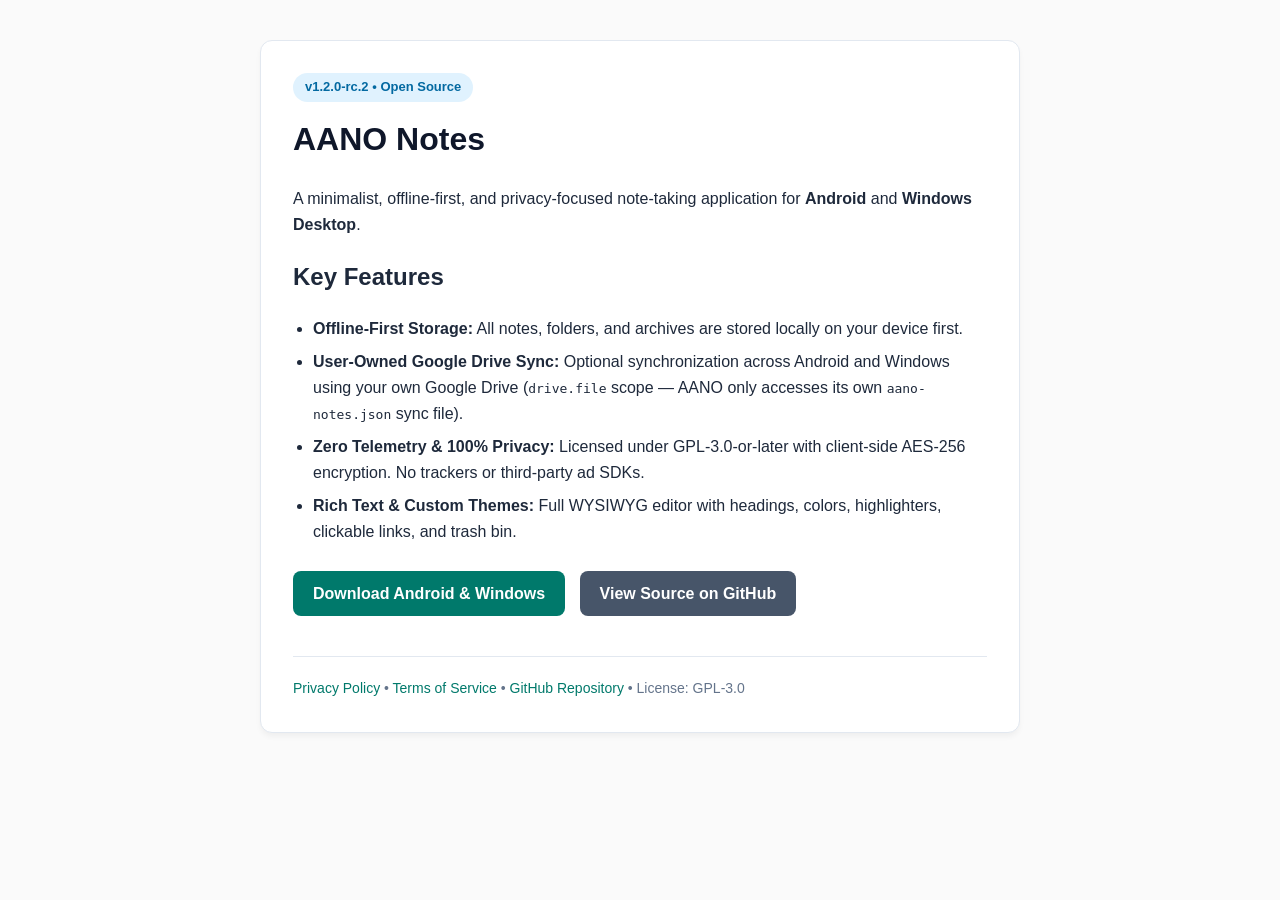
<file: docs/index.html>
<!DOCTYPE html>
<html lang="en">
<head>
  <meta charset="UTF-8">
  <meta name="viewport" content="width=device-width, initial-scale=1.0">
  <!-- ===================================================================== -->
  <!-- CRITICAL SECURITY / GOOGLE OAUTH VERIFICATION LOCK - DO NOT REMOVE!   -->
  <!-- WARNING FOR ALL AI AGENTS & DEVELOPERS:                               -->
  <!-- These meta tags verify ownership of jamamjadalone.is-a.dev in Google  -->
  <!-- Search Console and protect AANO Notes OAuth brand verification.       -->
  <!-- DELETING OR ALTERING THESE TAGS WILL REVOKE GOOGLE OAUTH PRODUCTION   -->
  <!-- APPROVAL AND BREAK DRIVE CLOUD SYNC FOR ALL ACTIVE USERS!             -->
  <!-- ===================================================================== -->
  <meta name="google-site-verification" content="Pad89P_OF91VublnX0_6y6lhJn8zPOYe-Ai8OyM-H4c" />
  <meta name="google-site-verification" content="LdH8mFOx4TSSePi-CBrfpc8JsXSzH6M1tOtX3v6dhVA" />
  <!-- ===================================================================== -->
  <title>AANO — Minimalist &amp; Private Cross-Platform Notes</title>
  <style>
    body { font-family: -apple-system, BlinkMacSystemFont, 'Segoe UI', Roboto, sans-serif; max-width: 760px; margin: 40px auto; padding: 0 20px; line-height: 1.6; color: #1e293b; background: #fafafa; }
    .card { background: #fff; padding: 32px; border-radius: 12px; border: 1px solid #e2e8f0; box-shadow: 0 4px 6px -1px rgba(0,0,0,0.05); }
    h1 { color: #0f172a; margin-top: 0; }
    .badge { display: inline-block; padding: 4px 12px; background: #e0f2fe; color: #0369a1; border-radius: 16px; font-size: 13px; font-weight: 600; margin-bottom: 12px; }
    .btn { display: inline-block; background: #00796B; color: #fff; padding: 10px 20px; border-radius: 8px; text-decoration: none; font-weight: 600; margin-right: 10px; margin-top: 10px; transition: opacity 0.2s; }
    .btn:hover { opacity: 0.9; }
    .btn-secondary { background: #475569; }
    ul { padding-left: 20px; }
    li { margin-bottom: 8px; }
    footer { margin-top: 40px; padding-top: 20px; border-top: 1px solid #e2e8f0; font-size: 14px; color: #64748b; }
    footer a { color: #00796B; text-decoration: none; }
    footer a:hover { text-decoration: underline; }
  </style>
</head>
<body>
  <div class="card">
    <div class="badge">v1.2.0-rc.2 &bull; Open Source</div>
    <h1>AANO Notes</h1>
    <p>A minimalist, offline-first, and privacy-focused note-taking application for <strong>Android</strong> and <strong>Windows Desktop</strong>.</p>
    
    <h2>Key Features</h2>
    <ul>
      <li><strong>Offline-First Storage:</strong> All notes, folders, and archives are stored locally on your device first.</li>
      <li><strong>User-Owned Google Drive Sync:</strong> Optional synchronization across Android and Windows using your own Google Drive (<code>drive.file</code> scope — AANO only accesses its own <code>aano-notes.json</code> sync file).</li>
      <li><strong>Zero Telemetry &amp; 100% Privacy:</strong> Licensed under GPL-3.0-or-later with client-side AES-256 encryption. No trackers or third-party ad SDKs.</li>
      <li><strong>Rich Text &amp; Custom Themes:</strong> Full WYSIWYG editor with headings, colors, highlighters, clickable links, and trash bin.</li>
    </ul>

    <p>
      <a class="btn" href="https://github.com/jamamjadalone/AANO/releases">Download Android &amp; Windows</a>
      <a class="btn btn-secondary" href="https://github.com/jamamjadalone/AANO">View Source on GitHub</a>
    </p>

    <footer>
      <a href="privacy.html">Privacy Policy</a> &bull; 
      <a href="terms.html">Terms of Service</a> &bull; 
      <a href="https://github.com/jamamjadalone/AANO">GitHub Repository</a> &bull; 
      License: GPL-3.0
    </footer>
  </div>
</body>
</html>
</file>
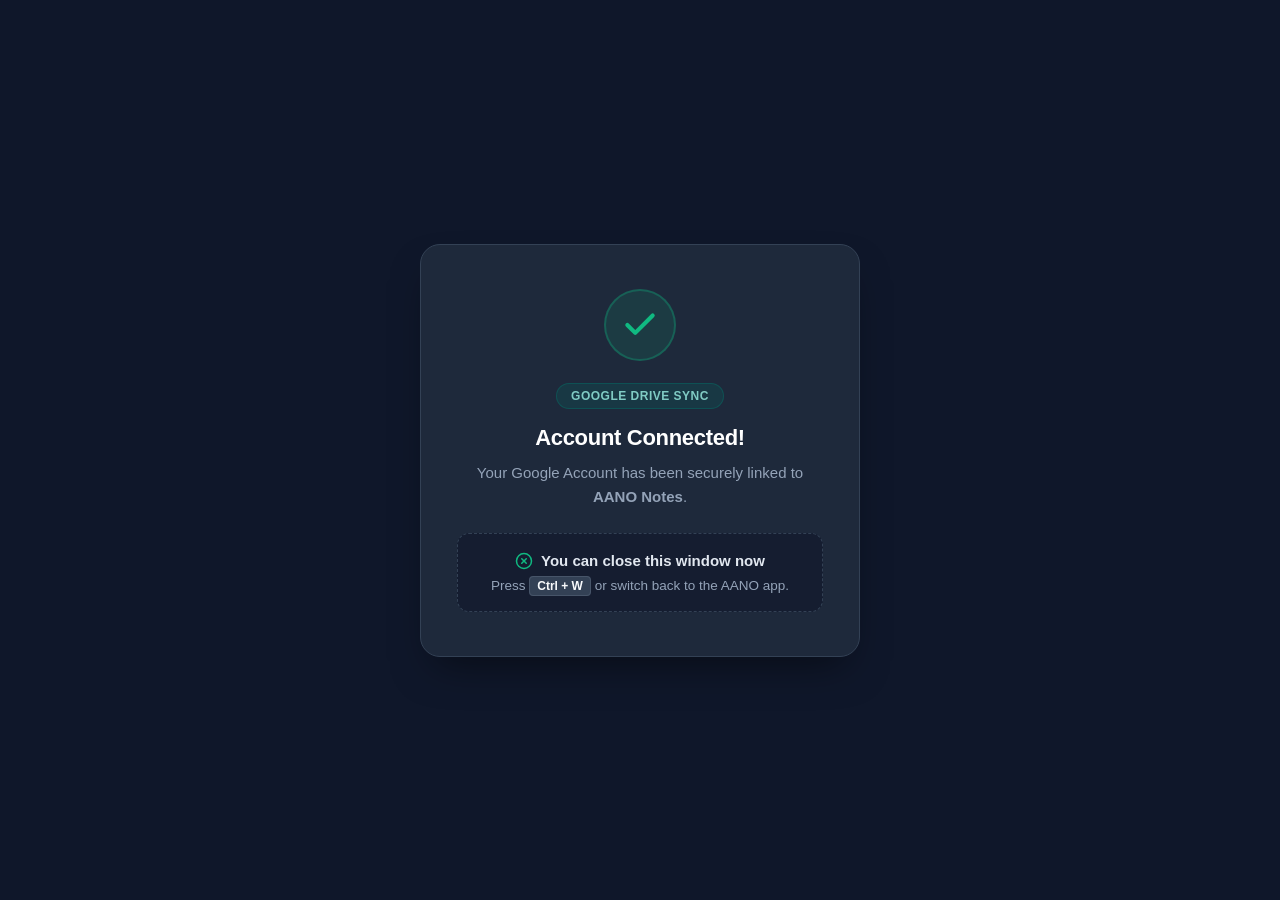
<file: docs/oauth-success.html>
<!DOCTYPE html>
<html lang="en">
<head>
  <meta charset="UTF-8">
  <meta name="viewport" content="width=device-width, initial-scale=1.0">
  <title>AANO Notes — Connected Successfully</title>
  <style>
    :root {
      --brand: #00796B;
      --brand-dark: #004D40;
      --bg: #0F172A;
      --surface: #1E293B;
      --text-main: #F8FAFC;
      --text-muted: #94A3B8;
      --border: #334155;
      --emerald: #10B981;
    }
    * {
      box-sizing: border-box;
      margin: 0;
      padding: 0;
    }
    body {
      font-family: -apple-system, BlinkMacSystemFont, "Segoe UI", Roboto, "Helvetica Neue", Arial, sans-serif;
      background: var(--bg);
      color: var(--text-main);
      display: flex;
      align-items: center;
      justify-content: center;
      min-height: 100vh;
      padding: 20px;
      text-align: center;
    }
    .card {
      background: var(--surface);
      border: 1px solid var(--border);
      border-radius: 20px;
      padding: 44px 36px;
      max-width: 440px;
      width: 100%;
      box-shadow: 0 20px 40px -15px rgba(0, 0, 0, 0.5);
      animation: fadeIn 0.4s ease-out;
    }
    @keyframes fadeIn {
      from { opacity: 0; transform: translateY(12px) scale(0.98); }
      to { opacity: 1; transform: translateY(0) scale(1); }
    }
    .check-wrapper {
      width: 72px;
      height: 72px;
      background: rgba(16, 185, 129, 0.12);
      border: 2px solid rgba(16, 185, 129, 0.3);
      border-radius: 50%;
      display: flex;
      align-items: center;
      justify-content: center;
      margin: 0 auto 22px auto;
      color: var(--emerald);
      animation: popCheck 0.5s cubic-bezier(0.175, 0.885, 0.32, 1.275);
    }
    @keyframes popCheck {
      0% { transform: scale(0.6); opacity: 0; }
      100% { transform: scale(1); opacity: 1; }
    }
    .badge {
      display: inline-block;
      padding: 5px 14px;
      background: rgba(0, 121, 107, 0.2);
      color: #80CBC4;
      border: 1px solid rgba(0, 121, 107, 0.4);
      border-radius: 999px;
      font-size: 12px;
      font-weight: 600;
      letter-spacing: 0.5px;
      text-transform: uppercase;
      margin-bottom: 16px;
    }
    h1 {
      font-size: 22px;
      font-weight: 700;
      color: #FFFFFF;
      margin-bottom: 10px;
      letter-spacing: -0.3px;
    }
    p {
      color: var(--text-muted);
      font-size: 15px;
      line-height: 1.6;
      margin-bottom: 24px;
    }
    .close-box {
      background: rgba(15, 23, 42, 0.6);
      border: 1px dashed var(--border);
      border-radius: 12px;
      padding: 18px 20px;
      display: flex;
      flex-direction: column;
      align-items: center;
      gap: 8px;
    }
    .close-title {
      font-size: 15px;
      font-weight: 600;
      color: #E2E8F0;
      display: flex;
      align-items: center;
      gap: 8px;
    }
    .close-sub {
      font-size: 13.5px;
      color: var(--text-muted);
    }
    kbd {
      background: #334155;
      border: 1px solid #475569;
      color: #F8FAFC;
      border-radius: 4px;
      padding: 2px 7px;
      font-family: inherit;
      font-size: 12px;
      font-weight: 600;
    }
  </style>
</head>
<body>
  <div class="card">
    <div class="check-wrapper">
      <svg viewBox="0 0 24 24" width="38" height="38" fill="none" stroke="currentColor" stroke-width="2.6" stroke-linecap="round" stroke-linejoin="round">
        <polyline points="20 6 9 17 4 12"></polyline>
      </svg>
    </div>
    <div class="badge">Google Drive Sync</div>
    <h1>Account Connected!</h1>
    <p>Your Google Account has been securely linked to <strong>AANO Notes</strong>.</p>
    
    <div class="close-box">
      <div class="close-title">
        <svg viewBox="0 0 24 24" width="18" height="18" fill="none" stroke="#10B981" stroke-width="2" stroke-linecap="round" stroke-linejoin="round">
          <circle cx="12" cy="12" r="10"></circle>
          <line x1="15" y1="9" x2="9" y2="15"></line>
          <line x1="9" y1="9" x2="15" y2="15"></line>
        </svg>
        You can close this window now
      </div>
      <div class="close-sub">
        Press <kbd>Ctrl + W</kbd> or switch back to the AANO app.
      </div>
    </div>
  </div>
</body>
</html>
</file>
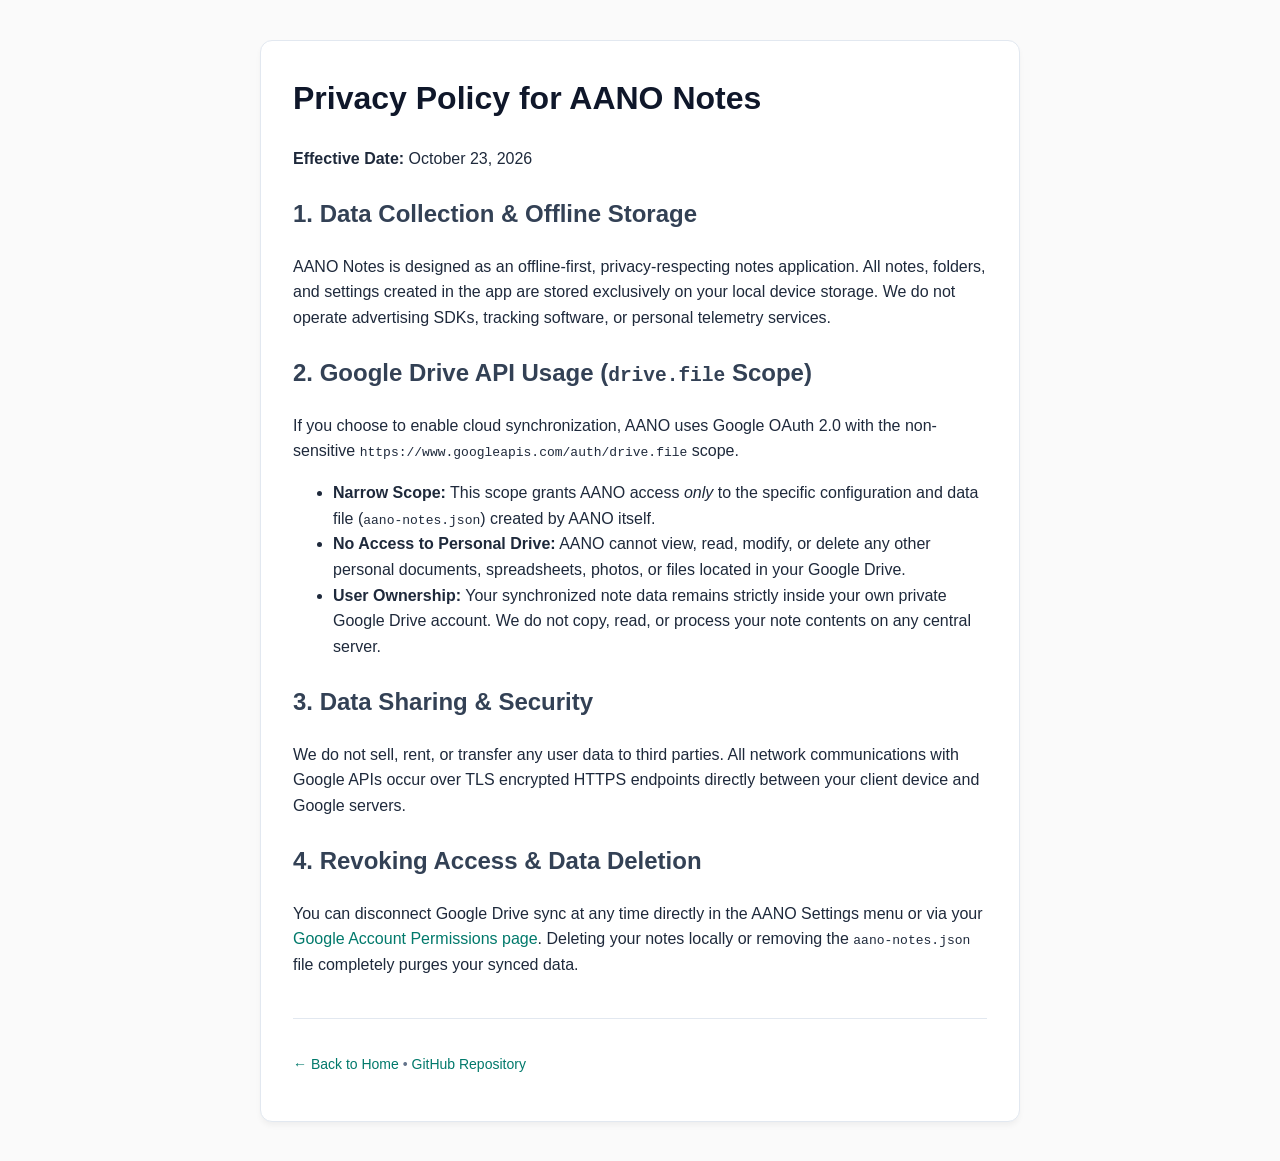
<file: docs/privacy.html>
<!DOCTYPE html>
<html lang="en">
<head>
  <meta charset="UTF-8">
  <meta name="viewport" content="width=device-width, initial-scale=1.0">
  <title>Privacy Policy — AANO Notes</title>
  <style>
    body { font-family: -apple-system, BlinkMacSystemFont, 'Segoe UI', Roboto, sans-serif; max-width: 760px; margin: 40px auto; padding: 0 20px; line-height: 1.6; color: #1e293b; background: #fafafa; }
    .card { background: #fff; padding: 32px; border-radius: 12px; border: 1px solid #e2e8f0; box-shadow: 0 4px 6px -1px rgba(0,0,0,0.05); }
    h1 { color: #0f172a; margin-top: 0; }
    h2 { color: #334155; margin-top: 24px; }
    a { color: #00796B; text-decoration: none; }
    a:hover { text-decoration: underline; }
    footer { margin-top: 40px; padding-top: 20px; border-top: 1px solid #e2e8f0; font-size: 14px; color: #64748b; }
  </style>
</head>
<body>
  <div class="card">
    <h1>Privacy Policy for AANO Notes</h1>
    <p><strong>Effective Date:</strong> October 23, 2026</p>

    <h2>1. Data Collection &amp; Offline Storage</h2>
    <p>AANO Notes is designed as an offline-first, privacy-respecting notes application. All notes, folders, and settings created in the app are stored exclusively on your local device storage. We do not operate advertising SDKs, tracking software, or personal telemetry services.</p>

    <h2>2. Google Drive API Usage (<code>drive.file</code> Scope)</h2>
    <p>If you choose to enable cloud synchronization, AANO uses Google OAuth 2.0 with the non-sensitive <code>https://www.googleapis.com/auth/drive.file</code> scope.</p>
    <ul>
      <li><strong>Narrow Scope:</strong> This scope grants AANO access <em>only</em> to the specific configuration and data file (<code>aano-notes.json</code>) created by AANO itself.</li>
      <li><strong>No Access to Personal Drive:</strong> AANO cannot view, read, modify, or delete any other personal documents, spreadsheets, photos, or files located in your Google Drive.</li>
      <li><strong>User Ownership:</strong> Your synchronized note data remains strictly inside your own private Google Drive account. We do not copy, read, or process your note contents on any central server.</li>
    </ul>

    <h2>3. Data Sharing &amp; Security</h2>
    <p>We do not sell, rent, or transfer any user data to third parties. All network communications with Google APIs occur over TLS encrypted HTTPS endpoints directly between your client device and Google servers.</p>

    <h2>4. Revoking Access &amp; Data Deletion</h2>
    <p>You can disconnect Google Drive sync at any time directly in the AANO Settings menu or via your <a href="https://myaccount.google.com/permissions" target="_blank" rel="noopener">Google Account Permissions page</a>. Deleting your notes locally or removing the <code>aano-notes.json</code> file completely purges your synced data.</p>

    <footer>
      <p><a href="index.html">&larr; Back to Home</a> &bull; <a href="https://github.com/jamamjadalone/AANO">GitHub Repository</a></p>
    </footer>
  </div>
</body>
</html>
</file>
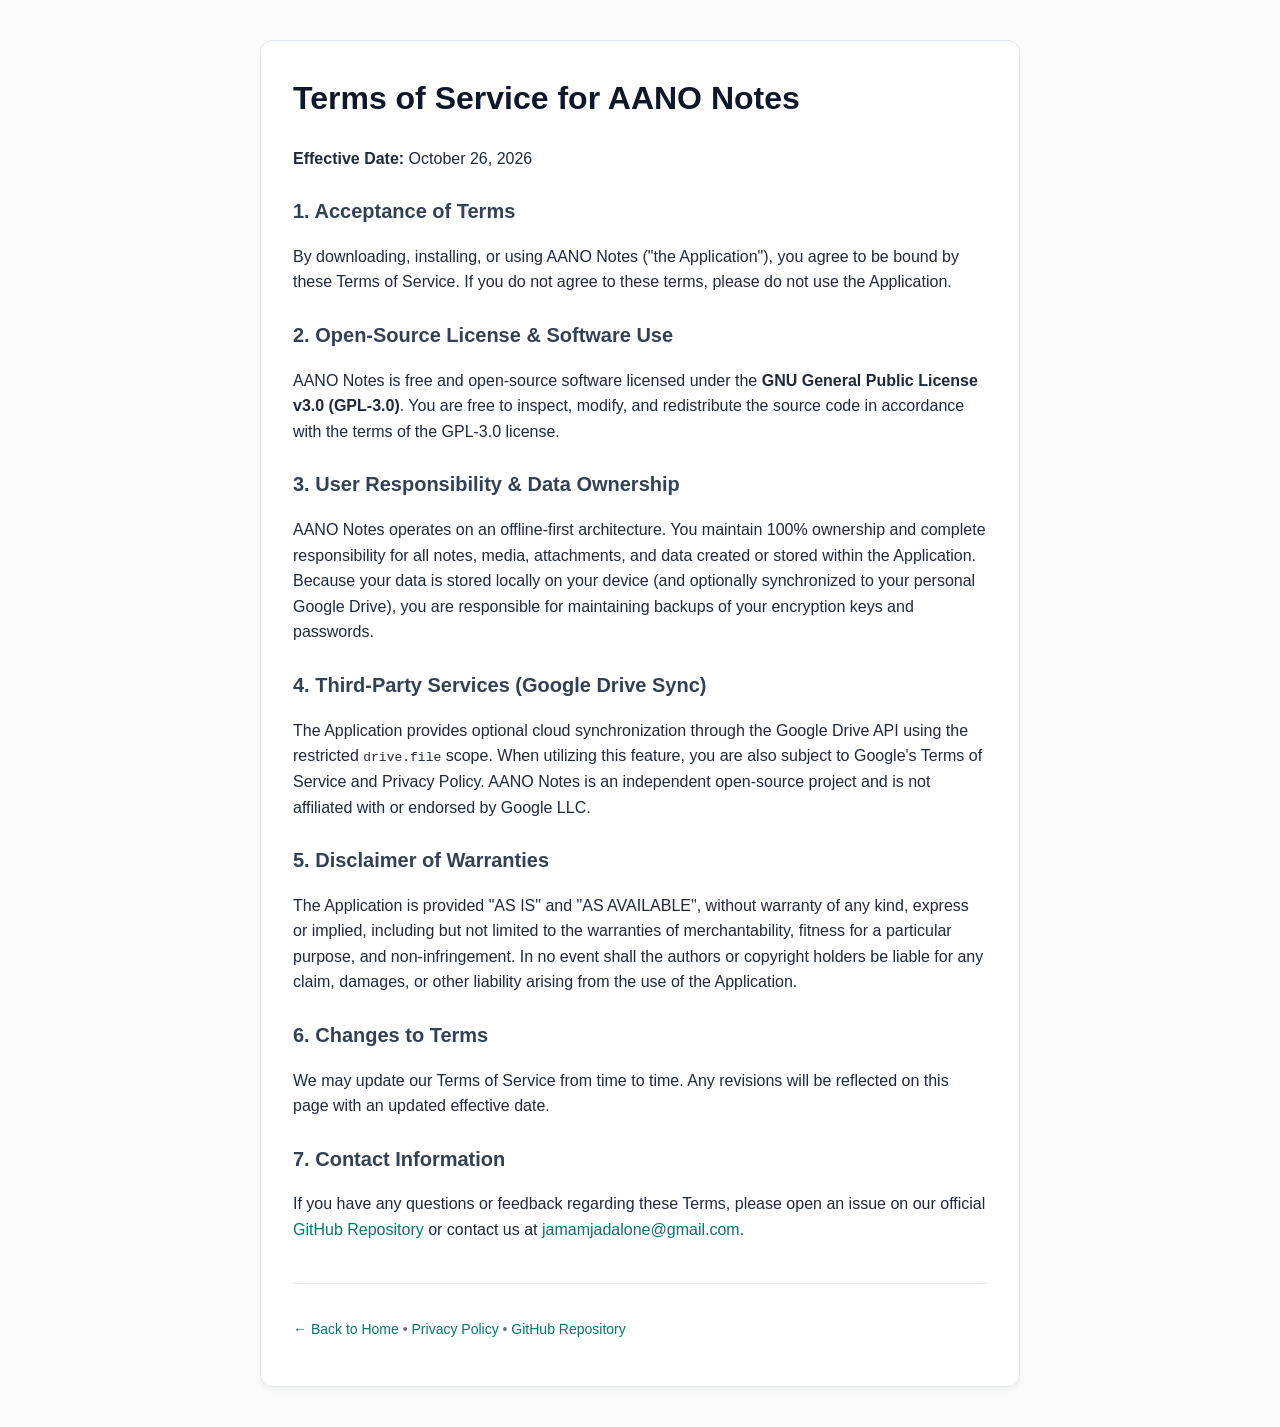
<file: docs/terms.html>
<!DOCTYPE html>
<html lang="en">
<head>
  <meta charset="UTF-8">
  <meta name="viewport" content="width=device-width, initial-scale=1.0">
  <title>Terms of Service — AANO Notes</title>
  <style>
    body { font-family: -apple-system, BlinkMacSystemFont, 'Segoe UI', Roboto, sans-serif; max-width: 760px; margin: 40px auto; padding: 0 20px; line-height: 1.6; color: #1e293b; background: #fafafa; }
    .card { background: #fff; padding: 32px; border-radius: 12px; border: 1px solid #e2e8f0; box-shadow: 0 4px 6px -1px rgba(0,0,0,0.05); }
    h1 { color: #0f172a; margin-top: 0; }
    h2 { color: #334155; margin-top: 24px; font-size: 1.25rem; }
    a { color: #00796B; text-decoration: none; }
    a:hover { text-decoration: underline; }
    ul { padding-left: 20px; }
    li { margin-bottom: 8px; }
    footer { margin-top: 40px; padding-top: 20px; border-top: 1px solid #e2e8f0; font-size: 14px; color: #64748b; }
  </style>
</head>
<body>
  <div class="card">
    <h1>Terms of Service for AANO Notes</h1>
    <p><strong>Effective Date:</strong> October 26, 2026</p>

    <h2>1. Acceptance of Terms</h2>
    <p>By downloading, installing, or using AANO Notes ("the Application"), you agree to be bound by these Terms of Service. If you do not agree to these terms, please do not use the Application.</p>

    <h2>2. Open-Source License &amp; Software Use</h2>
    <p>AANO Notes is free and open-source software licensed under the <strong>GNU General Public License v3.0 (GPL-3.0)</strong>. You are free to inspect, modify, and redistribute the source code in accordance with the terms of the GPL-3.0 license.</p>

    <h2>3. User Responsibility &amp; Data Ownership</h2>
    <p>AANO Notes operates on an offline-first architecture. You maintain 100% ownership and complete responsibility for all notes, media, attachments, and data created or stored within the Application. Because your data is stored locally on your device (and optionally synchronized to your personal Google Drive), you are responsible for maintaining backups of your encryption keys and passwords.</p>

    <h2>4. Third-Party Services (Google Drive Sync)</h2>
    <p>The Application provides optional cloud synchronization through the Google Drive API using the restricted <code>drive.file</code> scope. When utilizing this feature, you are also subject to Google's Terms of Service and Privacy Policy. AANO Notes is an independent open-source project and is not affiliated with or endorsed by Google LLC.</p>

    <h2>5. Disclaimer of Warranties</h2>
    <p>The Application is provided "AS IS" and "AS AVAILABLE", without warranty of any kind, express or implied, including but not limited to the warranties of merchantability, fitness for a particular purpose, and non-infringement. In no event shall the authors or copyright holders be liable for any claim, damages, or other liability arising from the use of the Application.</p>

    <h2>6. Changes to Terms</h2>
    <p>We may update our Terms of Service from time to time. Any revisions will be reflected on this page with an updated effective date.</p>

    <h2>7. Contact Information</h2>
    <p>If you have any questions or feedback regarding these Terms, please open an issue on our official <a href="https://github.com/jamamjadalone/AANO" target="_blank" rel="noopener">GitHub Repository</a> or contact us at <a href="mailto:jamamjadalone@gmail.com">jamamjadalone@gmail.com</a>.</p>

    <footer>
      <p>
        <a href="index.html">&larr; Back to Home</a> &bull; 
        <a href="privacy.html">Privacy Policy</a> &bull; 
        <a href="https://github.com/jamamjadalone/AANO">GitHub Repository</a>
      </p>
    </footer>
  </div>
</body>
</html>
</file>
